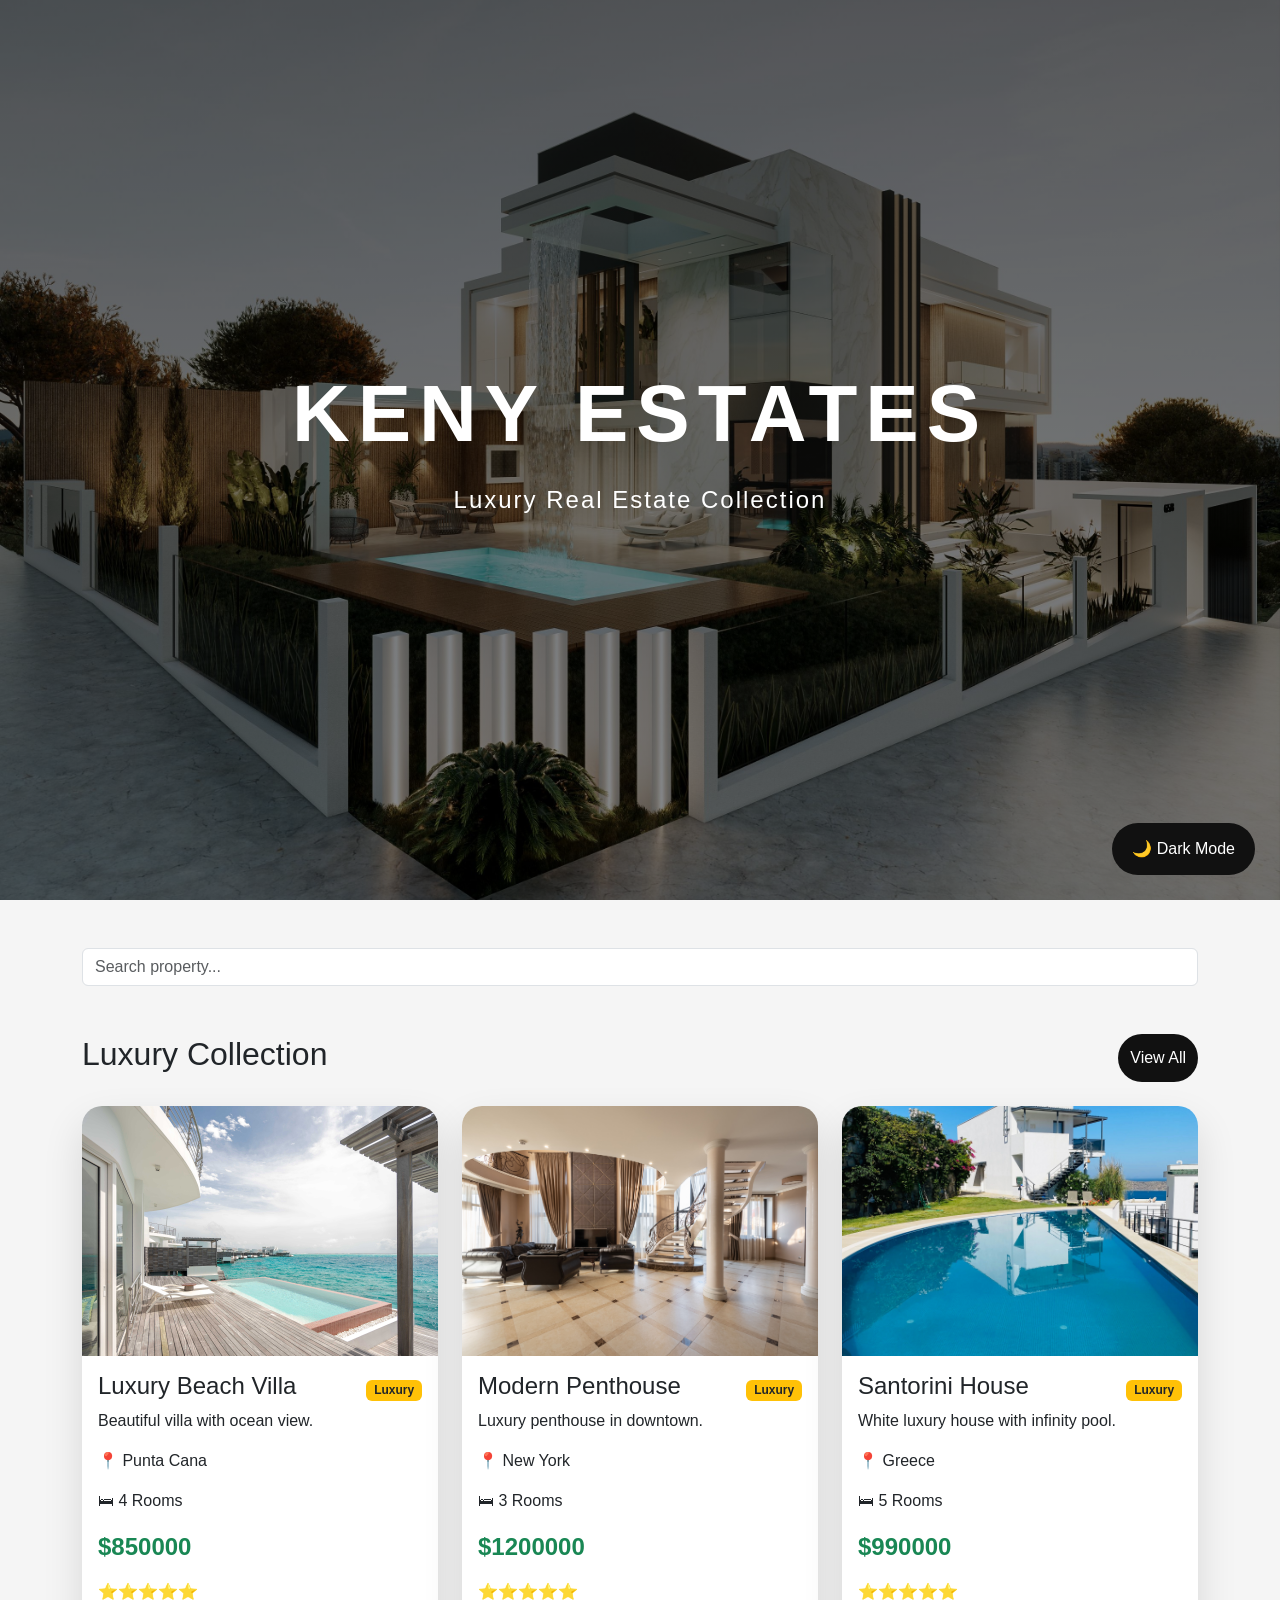
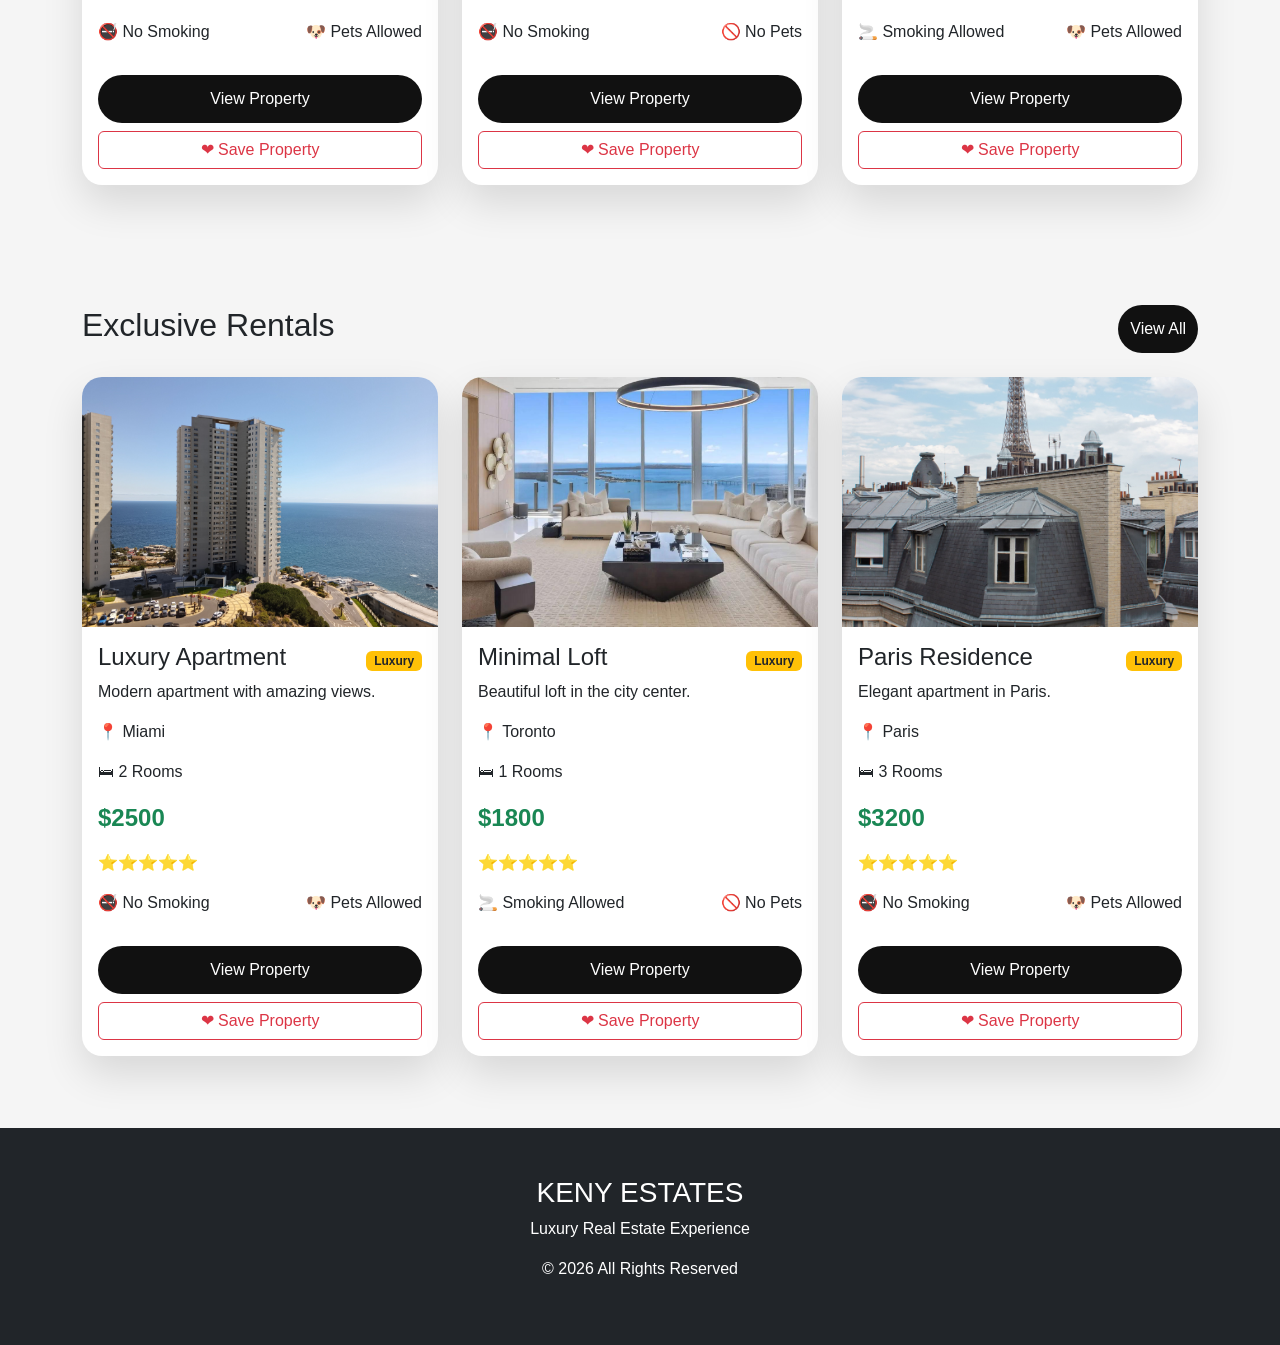
<file: index.html>
<!DOCTYPE html>
<html lang="en">

<head>

    <meta charset="UTF-8">

    <meta name="viewport" content="width=device-width, initial-scale=1.0">

    <title>KENY ESTATES</title>

    <link href="https://cdn.jsdelivr.net/npm/bootstrap@5.3.3/dist/css/bootstrap.min.css" rel="stylesheet">

    <link rel="stylesheet" href="assets/style.css">

</head>

<body>

<!-- HERO -->

<header class="hero">

    <div class="overlay"></div>

    <div class="hero-content">

        <h1>KENY ESTATES</h1>

        <p>Luxury Real Estate Collection</p>

    </div>

</header>
<section class="container mt-5">

<input

type="text"

id="search"

class="form-control"

placeholder="Search property..."

>

</section>

<!-- VENTA -->

<section class="container py-5">

    <div class="d-flex justify-content-between align-items-center mb-4">

        <h2>Luxury Collection</h2>

        <a href="Propiedades_ventas.html" class="btn btn-dark">
            View All
        </a>

    </div>

    <div class="row" id="venta"></div>

</section>

<!-- ALQUILER -->

<section class="container py-5">

    <div class="d-flex justify-content-between align-items-center mb-4">

        <h2>Exclusive Rentals</h2>

        <a href="Proipiedades_alquiler.html" class="btn btn-dark">
            View All
        </a>

    </div>

    <div class="row" id="alquiler"></div>

</section>
<button id="darkMode" class="dark-btn">
    🌙 Dark Mode
</button>

<footer class="text-center py-5 bg-dark text-white">

<h3>KENY ESTATES</h3>

<p>

Luxury Real Estate Experience

</p>

<p>

© 2026 All Rights Reserved

</p>

</footer>
<script src="assets/app.js"></script>


</body>

</html>
</file>
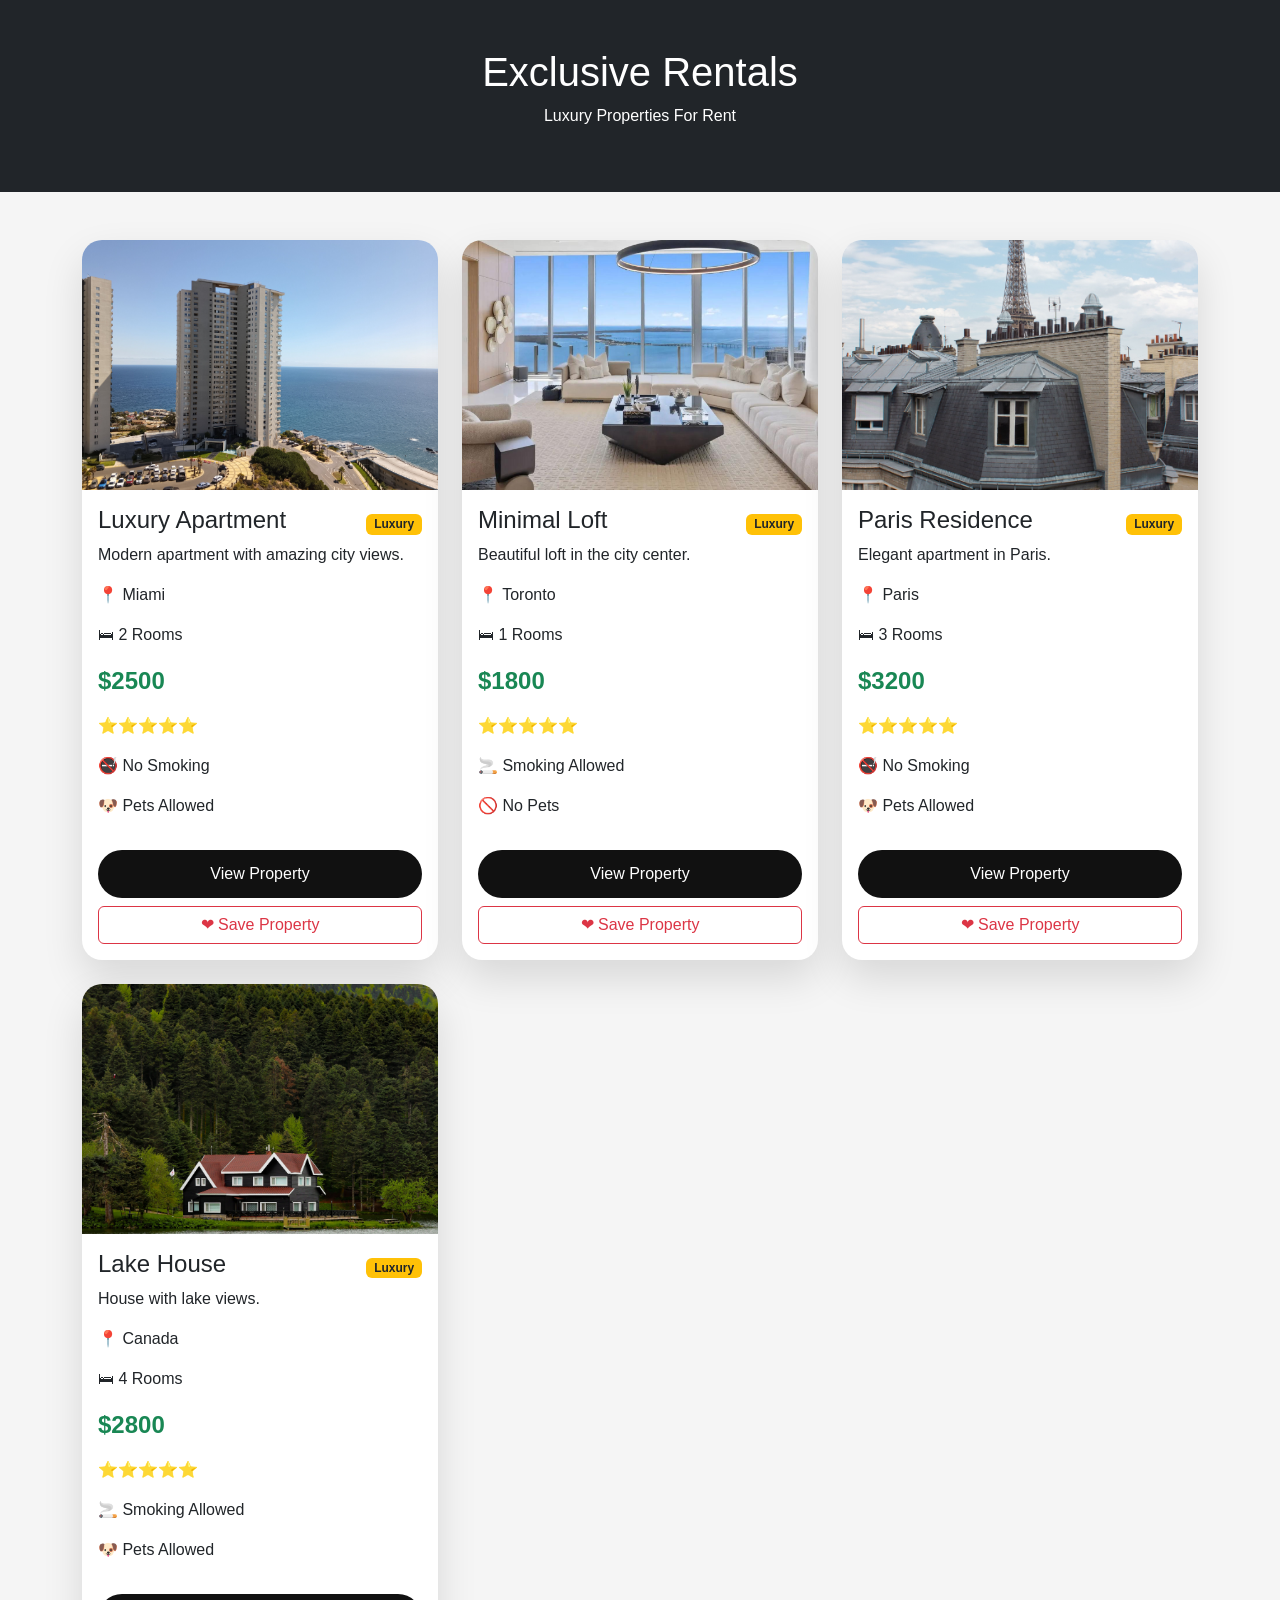
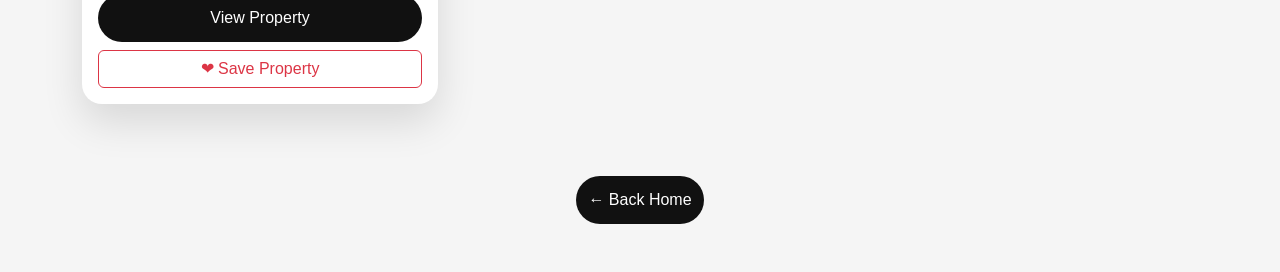
<file: Proipiedades_alquiler.html>
<!DOCTYPE html>
<html lang="es">

<head>

    <meta charset="UTF-8">
    <meta name="viewport" content="width=device-width, initial-scale=1.0">

    <title>KENY ESTATES | Rentals</title>

    <link href="https://cdn.jsdelivr.net/npm/bootstrap@5.3.3/dist/css/bootstrap.min.css" rel="stylesheet">

    <link rel="stylesheet" href="assets/style.css">

</head>

<body>

<header class="bg-dark text-white text-center py-5">

    <h1>Exclusive Rentals</h1>

    <p>Luxury Properties For Rent</p>

</header>

<section class="container py-5">

    <div class="row" id="alquiler"></div>

</section>

<div class="text-center mb-5">

    <a href="index.html" class="btn btn-dark">

        ← Back Home

    </a>

</div>

<script src="assets/alquiler.js"></script>

</body>

</html>
</file>
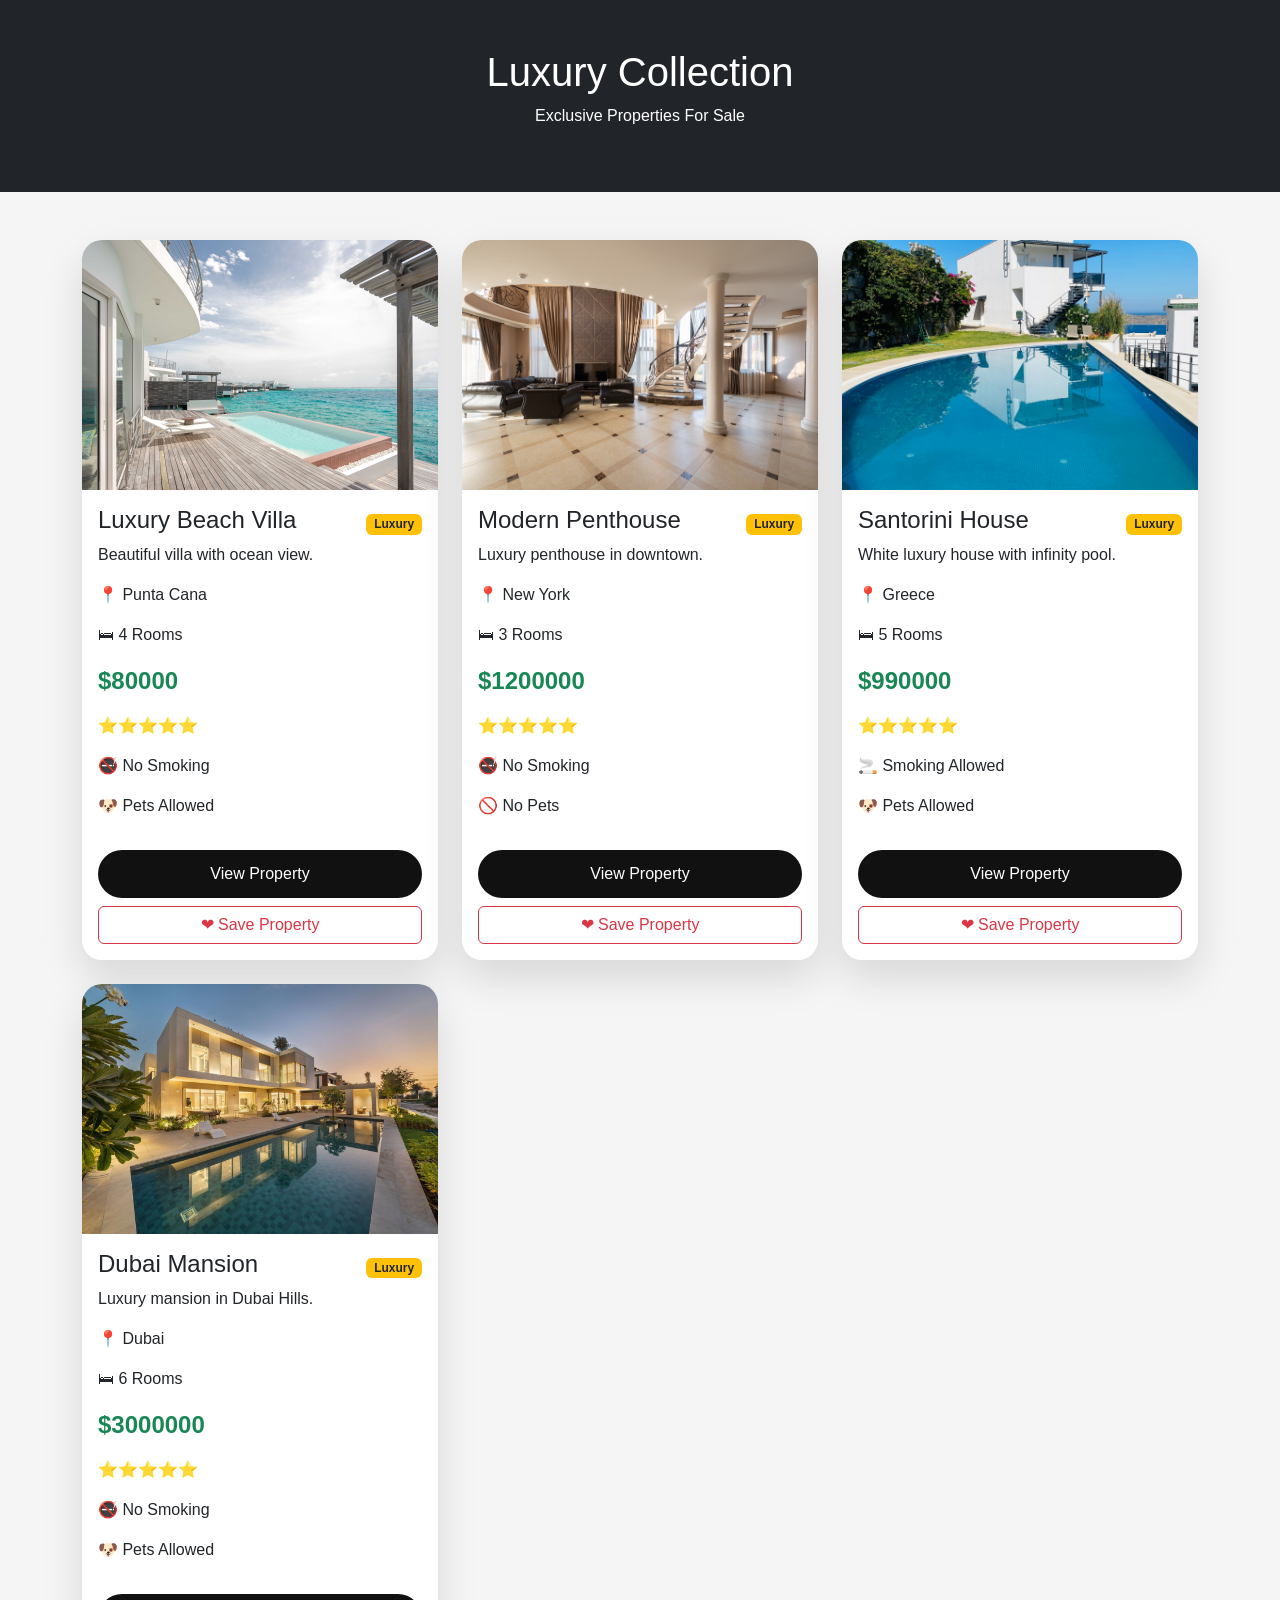
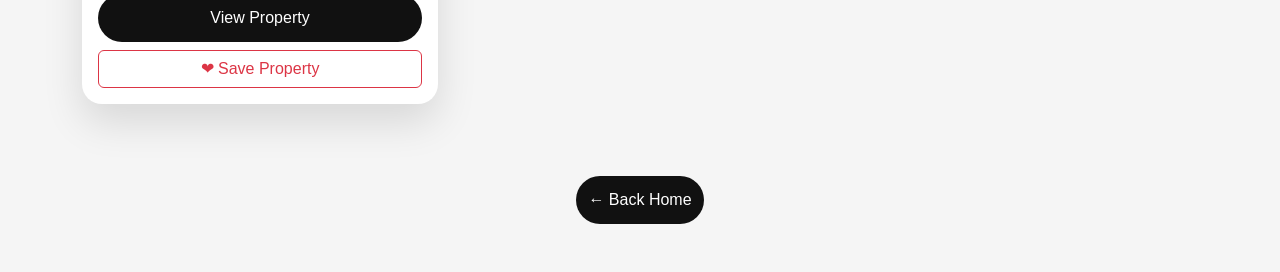
<file: Propiedades_ventas.html>
<!DOCTYPE html>
<html lang="es">

<head>

    <meta charset="UTF-8">
    <meta name="viewport" content="width=device-width, initial-scale=1.0">

    <title>KENY ESTATES | Ventas</title>

    <link href="https://cdn.jsdelivr.net/npm/bootstrap@5.3.3/dist/css/bootstrap.min.css" rel="stylesheet">

    <link rel="stylesheet" href="assets/style.css">

</head>

<body>

<header class="bg-dark text-white text-center py-5">

    <h1>Luxury Collection</h1>

    <p>Exclusive Properties For Sale</p>

</header>

<section class="container py-5">

    <div class="row" id="venta"></div>

</section>

<div class="text-center mb-5">

    <a href="index.html" class="btn btn-dark">
        ← Back Home
    </a>

</div>

<script src="assets/ventas.js"></script>

</body>

</html>
</file>
<file: assets/style.css>
/*=========================
RESET
=========================*/

*{
    margin:0;
    padding:0;
    box-sizing:border-box;
}

body{

    font-family:Arial, Helvetica, sans-serif;
    background:#f5f5f5;

}

/*=========================
HERO
=========================*/

.hero{

    height:100vh;

    background:url("../assets/img/hero.jpg") center center/cover no-repeat;

    position:relative;

    display:flex;

    justify-content:center;

    align-items:center;

}

.overlay{

    position:absolute;

    inset:0;

    background:linear-gradient(
        rgba(0,0,0,.65),
        rgba(0,0,0,.45)
    );

}

.hero-content{

    position:relative;

    z-index:10;

    color:white;

    text-align:center;

    animation:fadeHero 1.2s ease;

}

.hero-content h1{

    font-size:5rem;

    letter-spacing:8px;

    font-weight:bold;

}

.hero-content p{

    margin-top:20px;

    font-size:1.5rem;

    letter-spacing:2px;

}



/*=========================
CARDS
=========================*/

.card{

    border:none;

    border-radius:20px;

    overflow:hidden;

    transition:.4s;

    box-shadow:0 18px 40px rgba(0,0,0,.12);

    background:white;

}

.card:hover{

    transform:translateY(-12px);

    box-shadow:0 30px 60px rgba(0,0,0,.20);

}

.card img{

    height:250px;

    object-fit:cover;

    transition:.5s;

}

.card:hover img{

    transform:scale(1.08);

}

.price{

    color:#198754;

    font-size:1.5rem;

    font-weight:bold;

    margin:15px 0;

}
.icons{

    display:flex;

    justify-content:space-between;

    margin:15px 0;

}

.icons p{

    margin:0;

}

.btn-dark{

    background:#111;

    border:none;

    border-radius:40px;

    padding:12px;

    transition:.35s;

}

.btn-dark:hover{

    background:#b8860b;

}
@keyframes fadeHero{

from{

opacity:0;

transform:translateY(60px);

}

to{

opacity:1;

transform:translateY(0);

}

}
/*=========================
DARK MODE
=========================*/

.dark-btn{

    position:fixed;

    bottom:25px;

    right:25px;

    border:none;

    padding:14px 20px;

    border-radius:40px;

    background:#111;

    color:white;

    cursor:pointer;

    z-index:999;

}

.dark{

    background:#181818;

    color:white;

}

.dark .card{

    background:#262626;

    color:white;

}

.dark .price{

    color:#66ff99;

}
.card{

animation:fadeCard .6s ease;

}

@keyframes fadeCard{

from{

opacity:0;

transform:translateY(30px);

}

to{

opacity:1;

transform:translateY(0);

}

}
</file>
